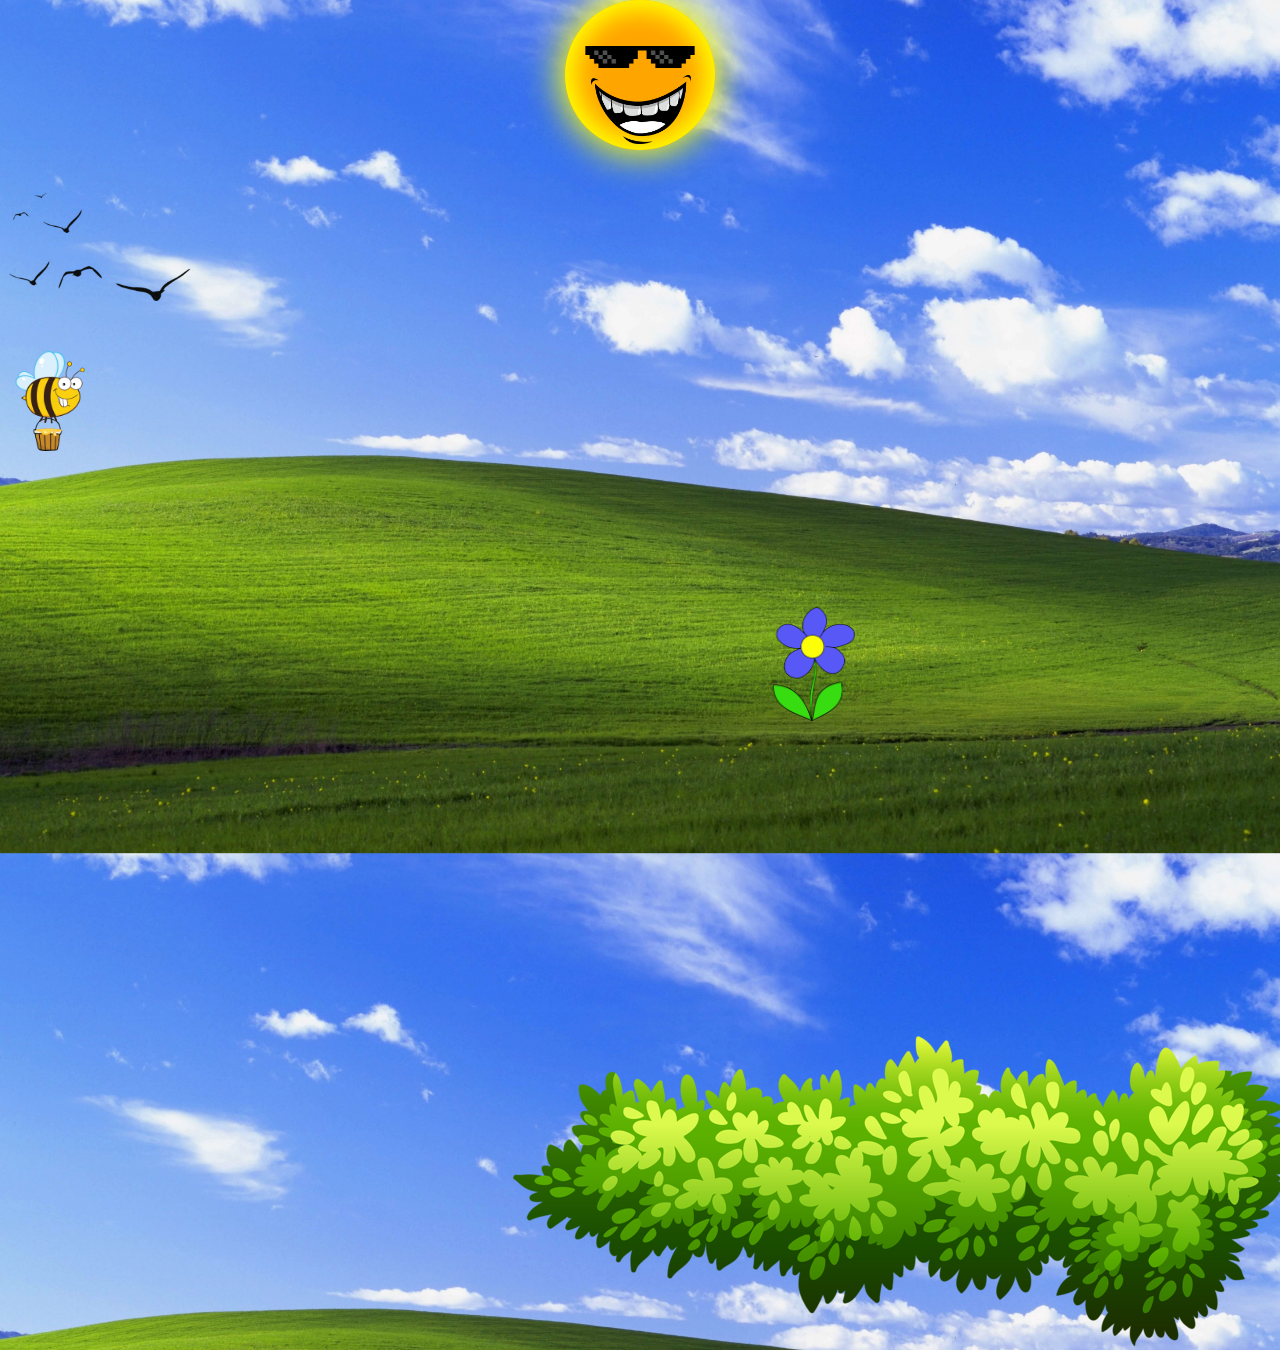
<file: index.html>
<!DOCTYPE html>
<html lang="en">
  <head>
    <meta charset="UTF-8" />
    <meta name="viewport" content="width=device-width, initial-scale=1.0" />
    <title>Animation</title>
    <link rel="stylesheet" href="./css/style.css" />
    <link
      rel="stylesheet"
      href="https://cdnjs.cloudflare.com/ajax/libs/animate.css/4.1.1/animate.min.css"
    />
  </head>
  <body>
    <div class="wrapper">
      <div class="wrapper__weather">
        <div class="wrapper__sunbody">
          <div class="wrapper__sun">
            <img
              class="sunglasess"
              src="./imgs/sunglasses.png"
              alt="sunglasess"
            />
            <img class="smile" src="./imgs/smile.png" alt="smile" />
          </div>
        </div>
        <div class="wrapper__cloudbody">
          <div class="wrapper__cloud">
            <img
              class="cryingeyes"
              src="./imgs/cryingeyes.png"
              alt="cryingeyes"
            />
            <img class="drop" src="./imgs/drop.png" alt="drop" />
            <img class="drop" src="./imgs/drop.png" alt="drop" />
            <img class="drop" src="./imgs/drop.png" alt="drop" />
          </div>
        </div>
      </div>
      <div class="wrapper__birds">
        <img class="birds" src="./imgs/birds.png" alt="birds" />
      </div>
      <div class="wrapper__flower">
        <img class="flower" src="./imgs/flower.png" alt="flower" />
      </div>
      <div class="wrapper__bush">
        <img class="bush" src="./imgs/bush.png" alt="bush" />
      </div>
      <div class="wrapper__bee">
        <img class="bee" src="./imgs/bee.png" alt="bee" />
      </div>
    </div>
  </body>

  <script>
    let sun = document.getElementsByClassName('wrapper__sunbody')[0];
    let birds = document.getElementsByClassName('wrapper__birds')[0];
    let brush = document.getElementsByClassName('wrapper__bush')[0];
    let cloud = document.getElementsByClassName('wrapper__cloudbody')[0];
    let flower = document.getElementsByClassName('wrapper__flower')[0];
    let bee = document.getElementsByClassName('wrapper__bee')[0];

    sun.addEventListener('click', function () {
      birds.style.display = 'none';
      sun.style.display = 'none';
      cloud.style.display = 'contents';
      flower.style.animationPlayState = 'running';
      bee.style.animationPlayState = 'running';
      brush.style.animationPlayState = 'running';
    });

    cloud.addEventListener('animationend', function () {
      cloud.style.display = 'none';
      sun.style.display = 'contents';
    });

    bee.addEventListener('animationend', function () {
      bee.style.transform = 'scale(1.5)';
      document.location.reload();
    });
  </script>
</html>
</file>
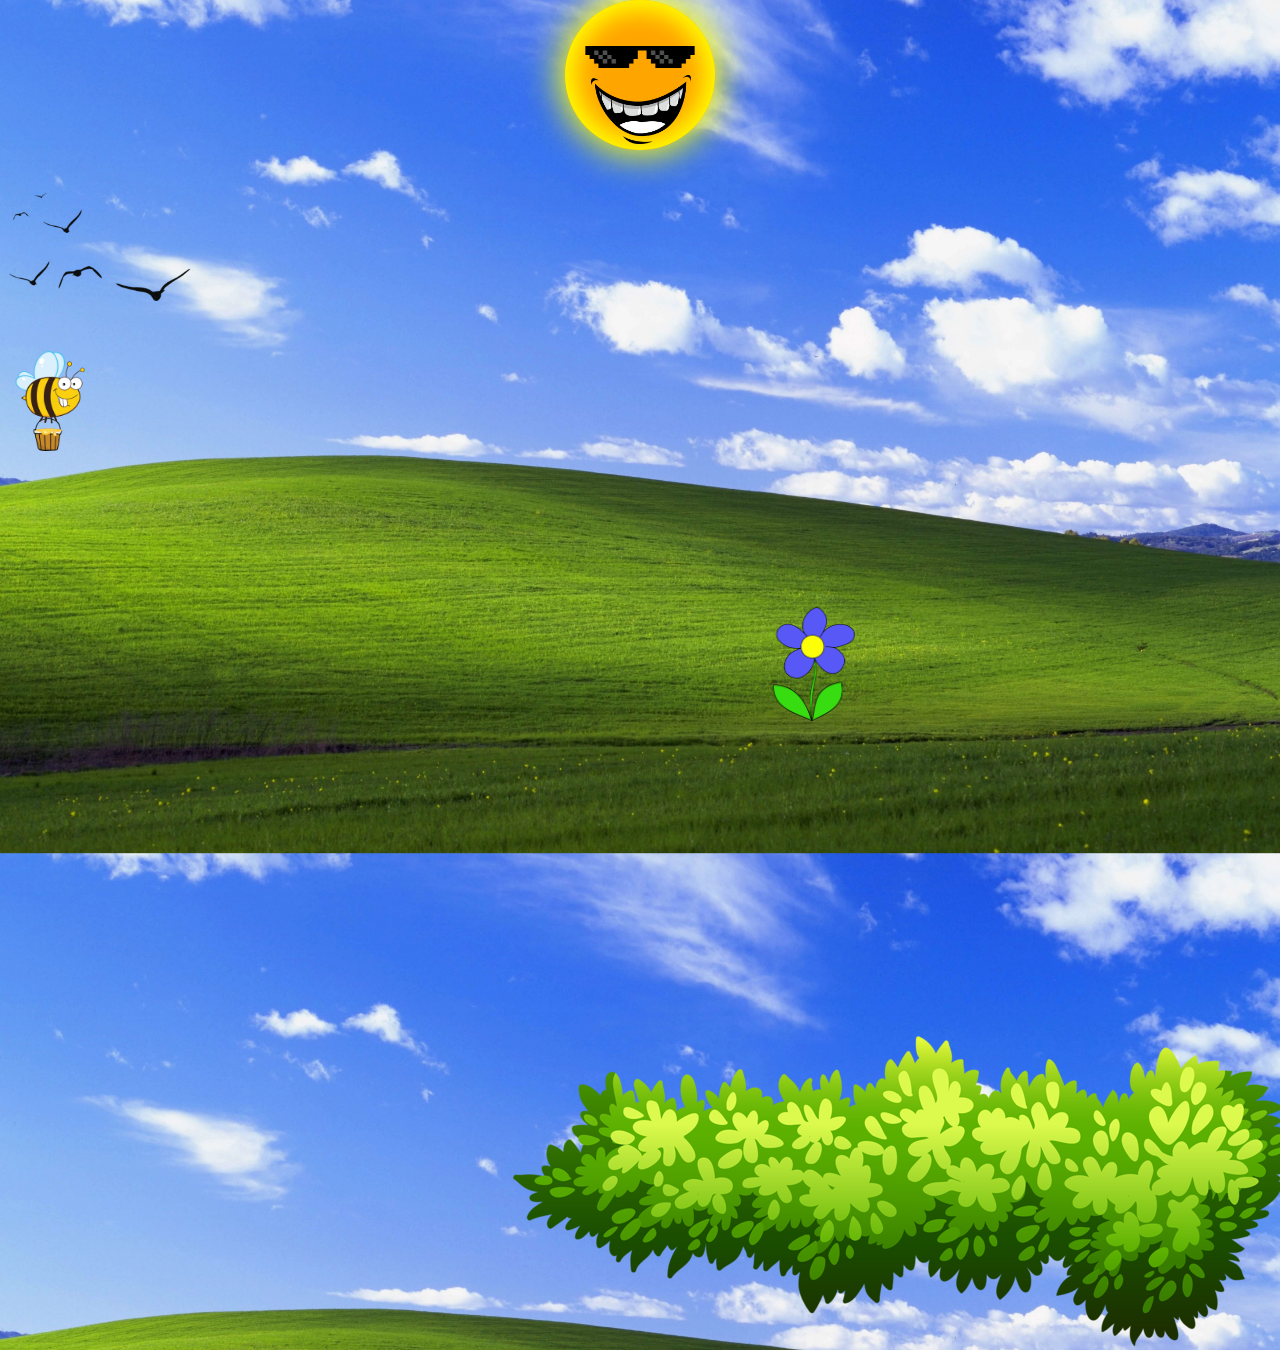
<file: animation/index.html>
<!DOCTYPE html>
<html lang="en">
  <head>
    <meta charset="UTF-8" />
    <meta name="viewport" content="width=device-width, initial-scale=1.0" />
    <title>Animation</title>
    <link rel="stylesheet" href="./css/style.css" />
    <link
      rel="stylesheet"
      href="https://cdnjs.cloudflare.com/ajax/libs/animate.css/4.1.1/animate.min.css"
    />
  </head>
  <body>
    <div class="wrapper">
      <div class="wrapper__weather">
        <div class="wrapper__sunbody">
          <div class="wrapper__sun">
            <img
              class="sunglasess"
              src="./imgs/sunglasses.png"
              alt="sunglasess"
            />
            <img class="smile" src="./imgs/smile.png" alt="smile" />
          </div>
        </div>
        <div class="wrapper__cloudbody">
          <div class="wrapper__cloud">
            <img
              class="cryingeyes"
              src="./imgs/cryingeyes.png"
              alt="cryingeyes"
            />
            <img class="drop" src="./imgs/drop.png" alt="drop" />
            <img class="drop" src="./imgs/drop.png" alt="drop" />
            <img class="drop" src="./imgs/drop.png" alt="drop" />
          </div>
        </div>
      </div>
      <div class="wrapper__birds">
        <img class="birds" src="./imgs/birds.png" alt="birds" />
      </div>
      <div class="wrapper__flower">
        <img class="flower" src="./imgs/flower.png" alt="flower" />
      </div>
      <div class="wrapper__bush">
        <img class="bush" src="./imgs/bush.png" alt="bush" />
      </div>
      <div class="wrapper__bee">
        <img class="bee" src="./imgs/bee.png" alt="bee" />
      </div>
    </div>
    <script>
      let sun = document.getElementsByClassName('wrapper__sunbody')[0];
      let birds = document.getElementsByClassName('wrapper__birds')[0];
      let brush = document.getElementsByClassName('wrapper__bush')[0];
      let cloud = document.getElementsByClassName('wrapper__cloudbody')[0];
      let flower = document.getElementsByClassName('wrapper__flower')[0];
      let bee = document.getElementsByClassName('wrapper__bee')[0];

      sun.addEventListener('click', function () {
        birds.style.display = 'none';
        sun.style.display = 'none';
        cloud.style.display = 'contents';
        flower.style.animationPlayState = 'running';
        bee.style.animationPlayState = 'running';
        brush.style.animationPlayState = 'running';
      });

      cloud.addEventListener('animationend', function () {
        cloud.style.display = 'none';
        sun.style.display = 'contents';
      });

      bee.addEventListener('animationend', function () {
        bee.style.transform = 'scale(1.5)';
        document.location.reload();
      });
    </script>
  </body>
</html>
</file>
<file: css/style.css>
*,
*::before,
*::after {
  margin: 0;
  padding: 0;
  border: 0;
  box-sizing: border-box;
}

html {
  font-size: 16px;
}

body {
  font-size: 1rem;
}

body {
  background-image: url(../imgs/bg_image.webp);
  background-size: cover;
  overflow: hidden;
}

.wrapper__weather {
  display: flex;
  flex-direction: row;
  justify-content: center;
  align-items: center;
}
.wrapper__weather .wrapper__sunbody {
  transition: all 2s;
}
.wrapper__weather .wrapper__sunbody .wrapper__sun {
  position: relative;
  width: 150px;
  height: 150px;
  border-radius: 50%;
  background-color: orange;
  box-shadow: 0 0 35px 5px yellow, 0 0 25px 10px yellow inset;
}
.wrapper__weather .wrapper__sunbody .wrapper__sun .sunglasess {
  position: absolute;
  width: 150px;
  top: 10%;
}
.wrapper__weather .wrapper__sunbody .wrapper__sun .smile {
  position: absolute;
  width: 100px;
  top: 50%;
  left: 17%;
}
.wrapper__weather .wrapper__sunbody:hover {
  transform: rotate(360deg);
}
.wrapper__weather .wrapper__cloudbody {
  display: none;
  position: absolute;
}
.wrapper__weather .wrapper__cloudbody .wrapper__cloud {
  animation: cloudAnimation 10s linear;
  position: relative;
  background: #fff;
  width: 300px;
  height: 100px;
  border-radius: 150px;
  box-shadow: 10px 10px rgba(0, 0, 0, 0.1);
}
.wrapper__weather .wrapper__cloudbody .wrapper__cloud .cryingeyes {
  position: absolute;
  width: 150px;
  left: 25%;
  top: -50%;
  z-index: 999;
}
.wrapper__weather .wrapper__cloudbody .wrapper__cloud::after {
  content: "";
  background: #fff;
  position: absolute;
  width: 100px;
  height: 100px;
  border-radius: 50%;
  top: -50px;
  left: 50px;
}
.wrapper__weather .wrapper__cloudbody .wrapper__cloud::before {
  content: "";
  background: #fff;
  position: absolute;
  width: 170px;
  height: 150px;
  border-radius: 50%;
  top: -90px;
  right: 40px;
}
.wrapper__weather .wrapper__cloudbody .wrapper__cloud:active {
  transform: skew(15deg, 30deg);
}
.wrapper__weather .wrapper__cloudbody:hover {
  transform: translate(42px, 18px);
}
.wrapper__weather .drop {
  position: relative;
  top: 20px;
  width: 300px;
}
.wrapper__weather .drop:hover {
  transform: translate(10px, 5px);
}

.birds {
  width: 200px;
}
.birds:hover {
  transform: scale(1.3, 1.3);
}

.wrapper__bush {
  position: absolute;
  bottom: -50%;
  left: 40%;
  animation: bushGrowth 10s forwards;
  animation-fill-mode: both;
  animation-play-state: paused;
}

.flower {
  width: 100px;
}
.flower:hover {
  transform: scale(1.4);
}

.wrapper__flower {
  position: absolute;
  bottom: 18%;
  left: 60%;
  animation: flowerGrowth 10s forwards;
  animation-fill-mode: both;
  animation-play-state: paused;
}

.bee {
  width: 100px;
}

.wrapper__bee {
  position: absolute;
  animation: beeFlying 10s linear forwards;
  animation-fill-mode: both;
  animation-play-state: paused;
  animation-delay: 8s;
}

@keyframes cloudAnimation {
  0% {
    margin-top: 0%;
    margin-left: 0%;
  }
  20% {
    margin-top: 25%;
    margin-left: 25%;
  }
  40% {
    margin-top: 25%;
    margin-left: 22%;
  }
  60% {
    margin-top: 25%;
    margin-left: 50%;
  }
  80% {
    margin-top: 35%;
    margin-left: 45%;
  }
  100% {
    margin-top: 0%;
    margin-left: 0%;
  }
}
@keyframes bushGrowth {
  0% {
    bottom: -50%;
    left: 40%;
  }
  33% {
    bottom: -25%;
    left: 40%;
  }
  66% {
    bottom: -13%;
    left: 40%;
  }
  100% {
    bottom: -13%;
    left: 40%;
  }
}
@keyframes flowerGrowth {
  0% {
    bottom: -70%;
  }
  10% {
    bottom: -60%;
  }
  20% {
    bottom: -50%;
  }
  30% {
    bottom: -40%;
  }
  40% {
    bottom: -30%;
  }
  50% {
    bottom: -20%;
  }
  60% {
    bottom: -10%;
  }
  70% {
    bottom: 0%;
  }
  80% {
    bottom: 10%;
  }
  90% {
    bottom: 18%;
  }
}
@keyframes beeFlying {
  0% {
    left: -10%;
    top: 50%;
  }
  25% {
    left: 0%;
    top: 30%;
  }
  50% {
    left: 20%;
    top: 50%;
    transform: rotate(360deg);
  }
  75% {
    left: 40%;
    top: 30%;
  }
  100% {
    left: 60%;
    top: 60%;
  }
}/*# sourceMappingURL=style.css.map */
</file>
<file: animation/css/style.css>
*,
*::before,
*::after {
  margin: 0;
  padding: 0;
  border: 0;
  box-sizing: border-box;
}

html {
  font-size: 16px;
}

body {
  font-size: 1rem;
}

body {
  background-image: url(../imgs/bg_image.webp);
  background-size: cover;
  overflow: hidden;
}

.wrapper__weather {
  display: flex;
  flex-direction: row;
  justify-content: center;
  align-items: center;
}
.wrapper__weather .wrapper__sunbody {
  transition: all 2s;
}
.wrapper__weather .wrapper__sunbody .wrapper__sun {
  position: relative;
  width: 150px;
  height: 150px;
  border-radius: 50%;
  background-color: orange;
  box-shadow: 0 0 35px 5px yellow, 0 0 25px 10px yellow inset;
}
.wrapper__weather .wrapper__sunbody .wrapper__sun .sunglasess {
  position: absolute;
  width: 150px;
  top: 10%;
}
.wrapper__weather .wrapper__sunbody .wrapper__sun .smile {
  position: absolute;
  width: 100px;
  top: 50%;
  left: 17%;
}
.wrapper__weather .wrapper__sunbody:hover {
  transform: rotate(360deg);
}
.wrapper__weather .wrapper__cloudbody {
  display: none;
  position: absolute;
}
.wrapper__weather .wrapper__cloudbody .wrapper__cloud {
  animation: cloudAnimation 10s linear;
  position: relative;
  background: #fff;
  width: 300px;
  height: 100px;
  border-radius: 150px;
  box-shadow: 10px 10px rgba(0, 0, 0, 0.1);
}
.wrapper__weather .wrapper__cloudbody .wrapper__cloud .cryingeyes {
  position: absolute;
  width: 150px;
  left: 25%;
  top: -50%;
  z-index: 999;
}
.wrapper__weather .wrapper__cloudbody .wrapper__cloud::after {
  content: "";
  background: #fff;
  position: absolute;
  width: 100px;
  height: 100px;
  border-radius: 50%;
  top: -50px;
  left: 50px;
}
.wrapper__weather .wrapper__cloudbody .wrapper__cloud::before {
  content: "";
  background: #fff;
  position: absolute;
  width: 170px;
  height: 150px;
  border-radius: 50%;
  top: -90px;
  right: 40px;
}
.wrapper__weather .wrapper__cloudbody .wrapper__cloud:active {
  transform: skew(15deg, 30deg);
}
.wrapper__weather .wrapper__cloudbody:hover {
  transform: translate(42px, 18px);
}
.wrapper__weather .drop {
  position: relative;
  top: 20px;
  width: 300px;
}
.wrapper__weather .drop:hover {
  transform: translate(10px, 5px);
}

.birds {
  width: 200px;
}
.birds:hover {
  transform: scale(1.3, 1.3);
}

.wrapper__bush {
  position: absolute;
  bottom: -50%;
  left: 40%;
  animation: bushGrowth 10s forwards;
  animation-fill-mode: both;
  animation-play-state: paused;
}

.flower {
  width: 100px;
}
.flower:hover {
  transform: scale(1.4);
}

.wrapper__flower {
  position: absolute;
  bottom: 18%;
  left: 60%;
  animation: flowerGrowth 10s forwards;
  animation-fill-mode: both;
  animation-play-state: paused;
}

.bee {
  width: 100px;
}

.wrapper__bee {
  position: absolute;
  animation: beeFlying 10s linear forwards;
  animation-fill-mode: both;
  animation-play-state: paused;
  animation-delay: 8s;
}

@keyframes cloudAnimation {
  0% {
    margin-top: 0%;
    margin-left: 0%;
  }
  20% {
    margin-top: 25%;
    margin-left: 25%;
  }
  40% {
    margin-top: 25%;
    margin-left: 22%;
  }
  60% {
    margin-top: 25%;
    margin-left: 50%;
  }
  80% {
    margin-top: 35%;
    margin-left: 45%;
  }
  100% {
    margin-top: 0%;
    margin-left: 0%;
  }
}
@keyframes bushGrowth {
  0% {
    bottom: -50%;
    left: 40%;
  }
  33% {
    bottom: -25%;
    left: 40%;
  }
  66% {
    bottom: -13%;
    left: 40%;
  }
  100% {
    bottom: -13%;
    left: 40%;
  }
}
@keyframes flowerGrowth {
  0% {
    bottom: -70%;
  }
  10% {
    bottom: -60%;
  }
  20% {
    bottom: -50%;
  }
  30% {
    bottom: -40%;
  }
  40% {
    bottom: -30%;
  }
  50% {
    bottom: -20%;
  }
  60% {
    bottom: -10%;
  }
  70% {
    bottom: 0%;
  }
  80% {
    bottom: 10%;
  }
  90% {
    bottom: 18%;
  }
}
@keyframes beeFlying {
  0% {
    left: -10%;
    top: 50%;
  }
  25% {
    left: 0%;
    top: 30%;
  }
  50% {
    left: 20%;
    top: 50%;
    transform: rotate(360deg);
  }
  75% {
    left: 40%;
    top: 30%;
  }
  100% {
    left: 60%;
    top: 60%;
  }
}/*# sourceMappingURL=style.css.map */
</file>
